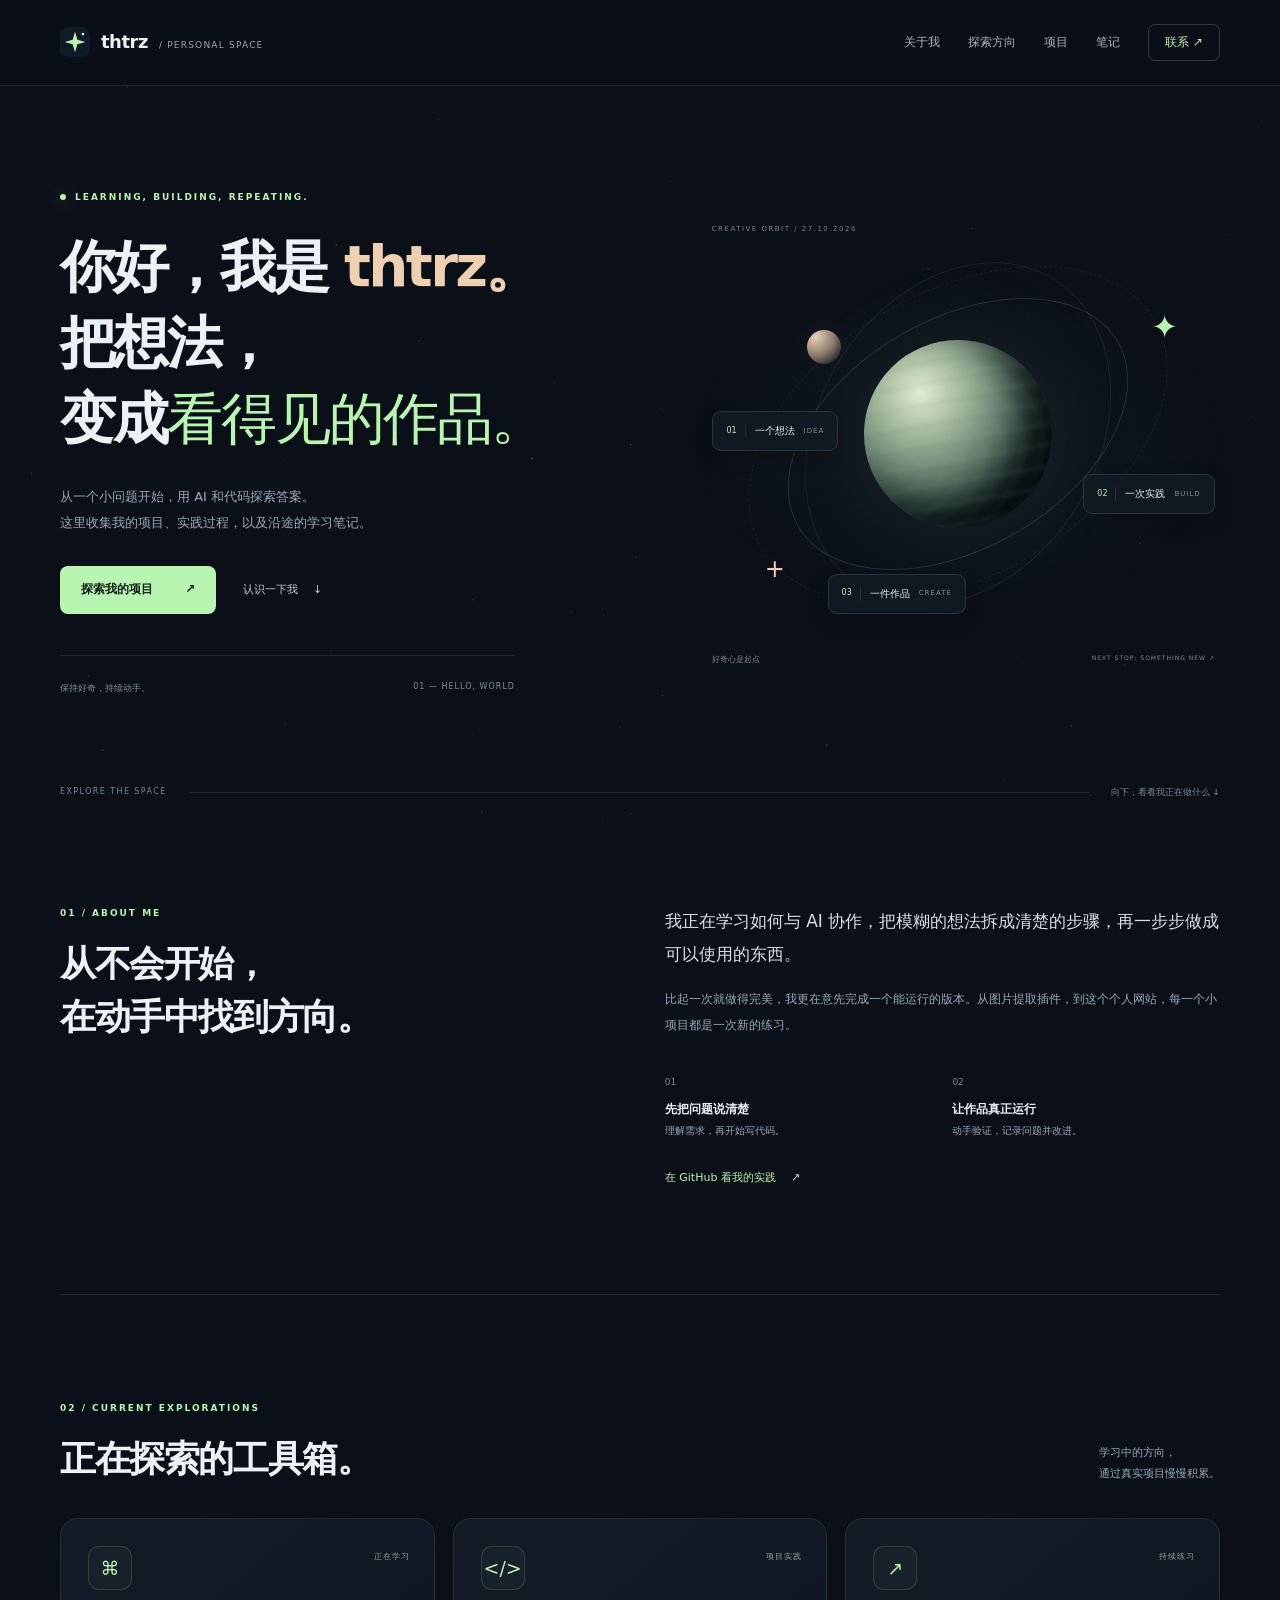
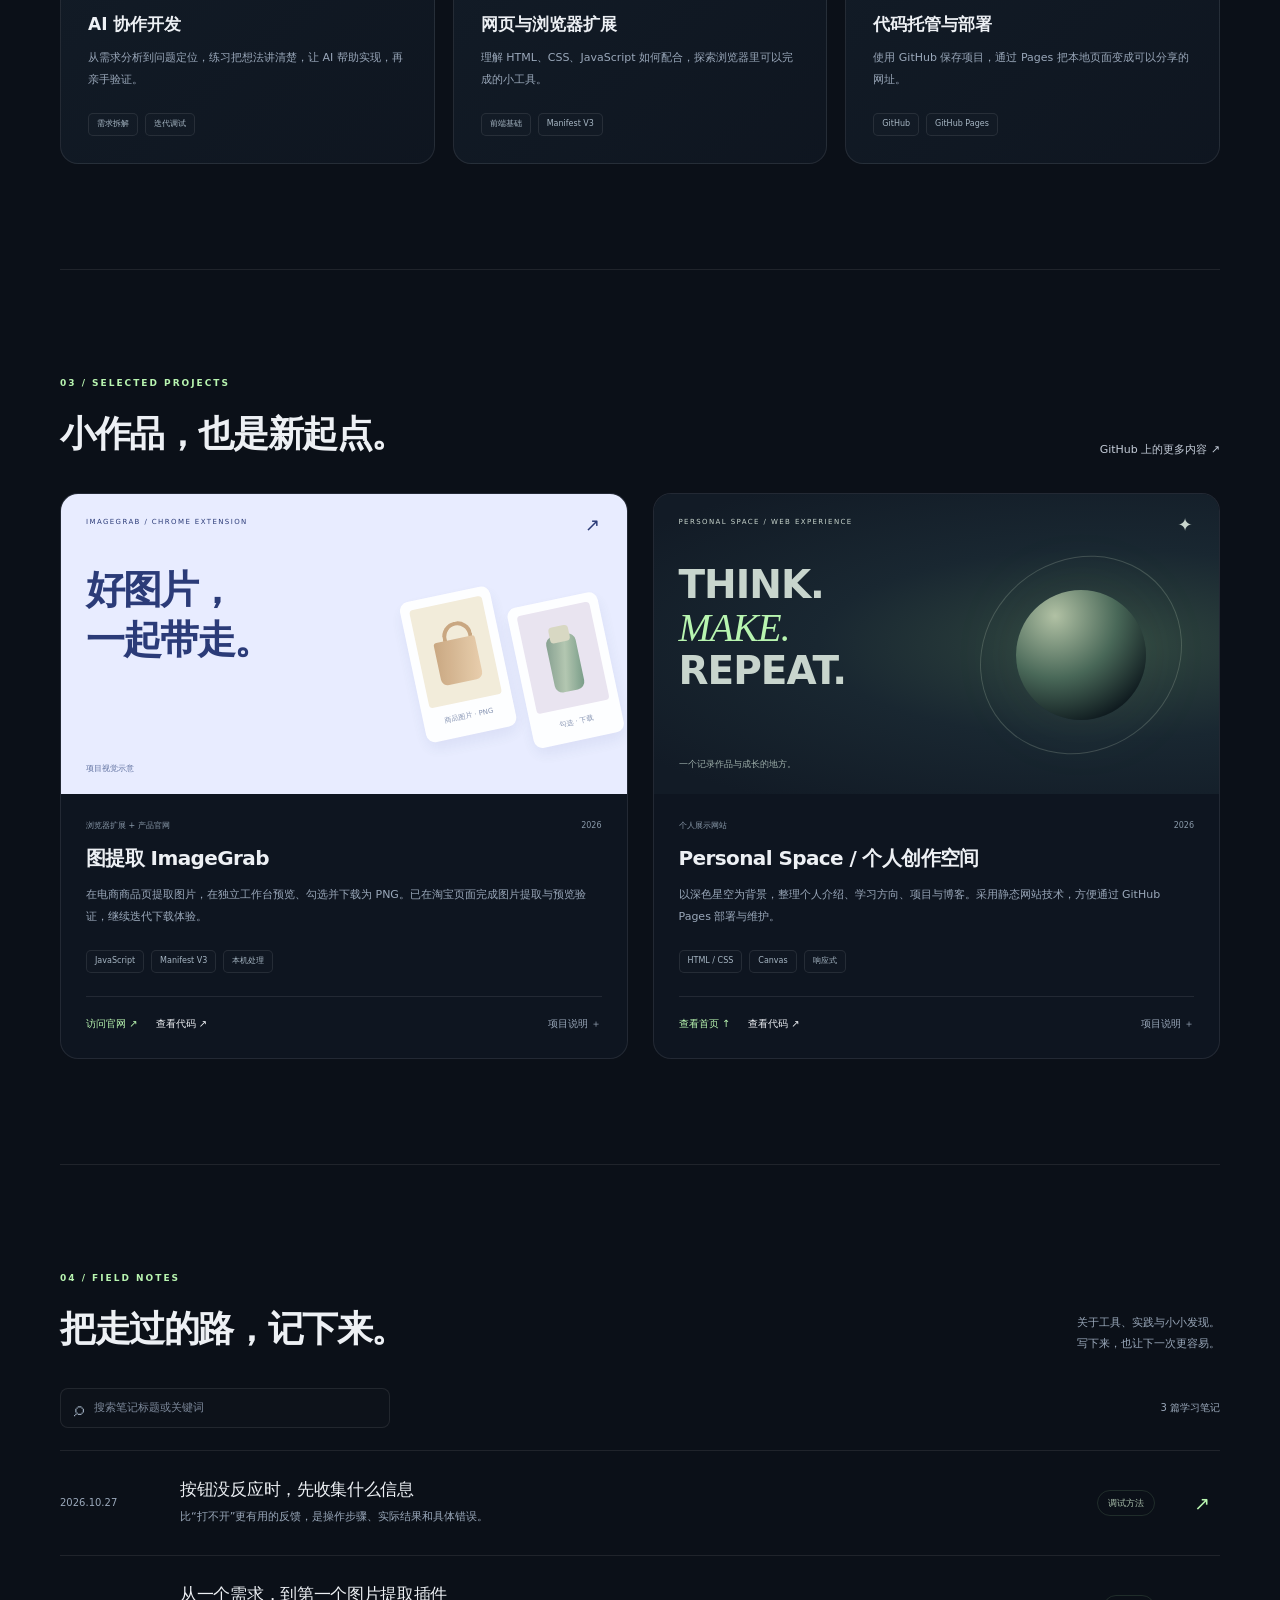
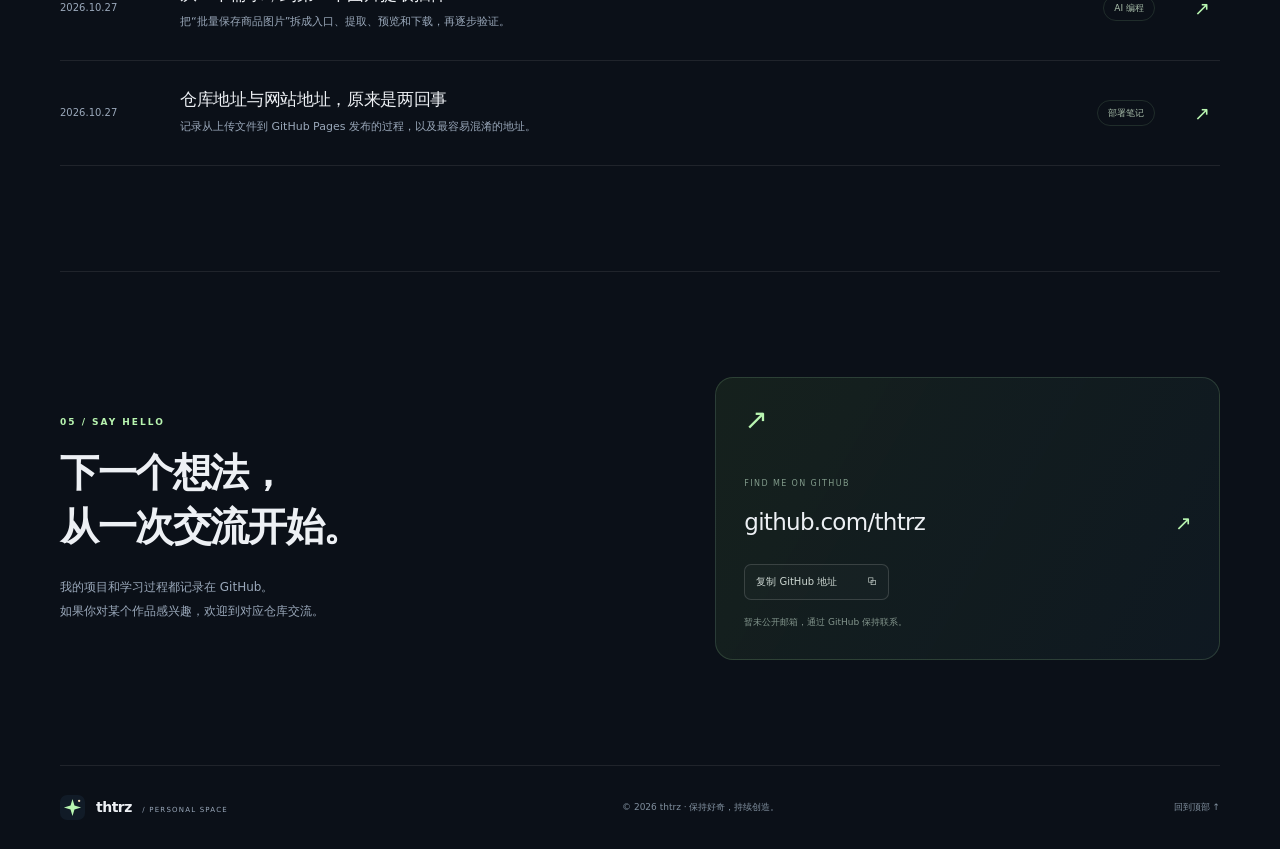
<file: index.html>
<!doctype html>
<html lang="zh-CN"><head><meta charset="utf-8"><meta name="viewport" content="width=device-width,initial-scale=1"><meta name="description" content="thtrz 的个人创作空间：记录 AI 编程实践、网页作品和学习笔记。"><meta name="theme-color" content="#0b1018"><title>thtrz · 把想法，变成作品</title><link rel="icon" href="assets/favicon.svg"><link rel="stylesheet" href="assets/style.css"><script src="assets/posts.js" defer></script><script src="assets/app.js" defer></script></head>
<body><a class="skip" href="#main">跳到主要内容</a><canvas id="starfield" aria-hidden="true"></canvas><header class="header"><div class="shell nav"><a class="brand" href="#home"><img src="assets/favicon.svg" width="30" height="30" alt=""><strong>thtrz<span> / PERSONAL SPACE</span></strong></a><button id="menu" class="menu" type="button" aria-expanded="false" aria-controls="navigation" aria-label="展开导航"><span></span><span></span></button><nav id="navigation" aria-label="主导航"><a href="#about">关于我</a><a href="#skills">探索方向</a><a href="#projects">项目</a><a href="#journal">笔记</a><a href="#contact" class="nav-contact">联系 ↗</a></nav></div></header>
<main id="main"><section class="hero shell" id="home"><div class="hero-copy"><p class="kicker"><span class="live-dot"></span> LEARNING, BUILDING, REPEATING.</p><h1>你好，我是 <span>thtrz。</span><br>把想法，<br>变成<span class="serif">看得见的作品。</span></h1><p class="intro">从一个小问题开始，用 AI 和代码探索答案。<br>这里收集我的项目、实践过程，以及沿途的学习笔记。</p><div class="actions"><a class="button primary" href="#projects">探索我的项目 <span>↗</span></a><a class="text-link" href="#about">认识一下我 <span>↓</span></a></div><div class="hero-foot"><span>保持好奇，持续动手。</span><span>01 — HELLO, WORLD</span></div></div>
<div class="orbit-scene" aria-label="围绕创作星球运行的想法、代码与作品示意图" role="img"><div class="scene-coordinates">CREATIVE ORBIT / 27.10.2026</div><div class="orbit orbit-one"></div><div class="orbit orbit-two"></div><div class="orbit orbit-three"></div><div class="planet"><div class="planet-ridge"></div></div><div class="moon"></div><div class="small-star star-one">✦</div><div class="small-star star-two">+</div><div class="orbit-label label-one"><span class="label-index">01</span> 一个想法 <i>IDEA</i></div><div class="orbit-label label-two"><span class="label-index">02</span> 一次实践 <i>BUILD</i></div><div class="orbit-label label-three"><span class="label-index">03</span> 一件作品 <i>CREATE</i></div><div class="scene-bottom"><span>好奇心是起点</span><span class="coordinates">NEXT STOP: SOMETHING NEW ↗</span></div></div></section>
<div class="chapter-divider shell"><span>EXPLORE THE SPACE</span><i></i><span>向下，看看我正在做什么 ↓</span></div>
<section class="section shell about" id="about"><div class="section-title"><p class="kicker">01 / ABOUT ME</p><h2>从不会开始，<br>在动手中找到方向。</h2></div><div class="about-copy"><p class="large-copy">我正在学习如何与 AI 协作，把模糊的想法拆成清楚的步骤，再一步步做成可以使用的东西。</p><p>比起一次就做得完美，我更在意先完成一个能运行的版本。从图片提取插件，到这个个人网站，每一个小项目都是一次新的练习。</p><div class="principles"><div><span>01</span><h3>先把问题说清楚</h3><p>理解需求，再开始写代码。</p></div><div><span>02</span><h3>让作品真正运行</h3><p>动手验证，记录问题并改进。</p></div></div><a class="text-link inline-link" href="https://github.com/thtrz" target="_blank" rel="noopener noreferrer">在 GitHub 看我的实践 <span>↗</span></a></div></section>
<section class="section shell" id="skills"><div class="section-heading"><div><p class="kicker">02 / CURRENT EXPLORATIONS</p><h2>正在探索的工具箱。</h2></div><p>学习中的方向，<br>通过真实项目慢慢积累。</p></div><div class="skill-grid"><article class="skill-card"><span class="card-symbol">⌘</span><span class="state">正在学习</span><h3>AI 协作开发</h3><p>从需求分析到问题定位，练习把想法讲清楚，让 AI 帮助实现，再亲手验证。</p><div class="tags"><span>需求拆解</span><span>迭代调试</span></div></article><article class="skill-card"><span class="card-symbol">&lt;/&gt;</span><span class="state">项目实践</span><h3>网页与浏览器扩展</h3><p>理解 HTML、CSS、JavaScript 如何配合，探索浏览器里可以完成的小工具。</p><div class="tags"><span>前端基础</span><span>Manifest V3</span></div></article><article class="skill-card"><span class="card-symbol">↗</span><span class="state">持续练习</span><h3>代码托管与部署</h3><p>使用 GitHub 保存项目，通过 Pages 把本地页面变成可以分享的网址。</p><div class="tags"><span>GitHub</span><span>GitHub Pages</span></div></article></div></section>
<section class="section shell" id="projects"><div class="section-heading"><div><p class="kicker">03 / SELECTED PROJECTS</p><h2>小作品，也是新起点。</h2></div><a class="text-link" href="https://github.com/thtrz" target="_blank" rel="noopener noreferrer">GitHub 上的更多内容 ↗</a></div><div class="project-grid"><article class="project-card"><a class="project-art imagegrab-art" href="https://thtrz.github.io/imagegrab/" target="_blank" rel="noopener noreferrer" aria-label="访问 ImageGrab 官网"><div class="art-top"><span>IMAGEGRAB / CHROME EXTENSION</span><span>↗</span></div><div class="grab-title">好图片，<br>一起带走。</div><div class="image-stack"><div><i class="mini-object mini-bag"></i><span>商品图片 · PNG</span></div><div><i class="mini-object mini-bottle"></i><span>勾选 · 下载</span></div></div><span class="art-caption">项目视觉示意</span></a><div class="project-content"><div class="project-meta"><span>浏览器扩展 + 产品官网</span><span>2026</span></div><h3>图提取 ImageGrab</h3><p>在电商商品页提取图片，在独立工作台预览、勾选并下载为 PNG。已在淘宝页面完成图片提取与预览验证，继续迭代下载体验。</p><div class="tags"><span>JavaScript</span><span>Manifest V3</span><span>本机处理</span></div><div class="project-links"><a href="https://thtrz.github.io/imagegrab/" target="_blank" rel="noopener noreferrer">访问官网 ↗</a><a href="https://github.com/thtrz/imagegrab" target="_blank" rel="noopener noreferrer">查看代码 ↗</a><button type="button" data-project="imagegrab">项目说明 ＋</button></div></div></article><article class="project-card"><a class="project-art portfolio-art" href="#home" aria-label="返回个人网站首页"><div class="art-top"><span>PERSONAL SPACE / WEB EXPERIENCE</span><span>✦</span></div><div class="mini-orbit"></div><div class="portfolio-title">THINK.<br><em>MAKE.</em><br>REPEAT.</div><div class="portfolio-art-note">一个记录作品与成长的地方。</div></a><div class="project-content"><div class="project-meta"><span>个人展示网站</span><span>2026</span></div><h3>Personal Space / 个人创作空间</h3><p>以深色星空为背景，整理个人介绍、学习方向、项目与博客。采用静态网站技术，方便通过 GitHub Pages 部署与维护。</p><div class="tags"><span>HTML / CSS</span><span>Canvas</span><span>响应式</span></div><div class="project-links"><a href="#home">查看首页 ↑</a><a href="https://github.com/thtrz/tt" target="_blank" rel="noopener noreferrer">查看代码 ↗</a><button type="button" data-project="portfolio">项目说明 ＋</button></div></div></article></div></section>
<section class="section shell journal" id="journal"><div class="section-heading"><div><p class="kicker">04 / FIELD NOTES</p><h2>把走过的路，记下来。</h2></div><p>关于工具、实践与小小发现。<br>写下来，也让下一次更容易。</p></div><div class="journal-tools"><label class="search"><span aria-hidden="true">⌕</span><input id="post-search" type="search" placeholder="搜索笔记标题或关键词" aria-label="搜索学习笔记"></label><p id="post-count" aria-live="polite"></p></div><div id="post-list" class="post-list"></div><p id="no-posts" class="no-posts" hidden>没有匹配的笔记，换个关键词试试。</p><noscript>阅读笔记需要开启 JavaScript。也可以在 GitHub 仓库的 content/posts 中查看 Markdown 原文。</noscript></section>
<section class="section shell contact" id="contact"><div><p class="kicker">05 / SAY HELLO</p><h2>下一个想法，<br>从一次交流开始。</h2><p>我的项目和学习过程都记录在 GitHub。<br>如果你对某个作品感兴趣，欢迎到对应仓库交流。</p></div><div class="contact-card"><span class="contact-icon">↗</span><span class="muted">FIND ME ON GITHUB</span><a class="github-name" href="https://github.com/thtrz" target="_blank" rel="noopener noreferrer">github.com/thtrz <span>↗</span></a><button type="button" id="copy-github">复制 GitHub 地址 <span>⧉</span></button><p>暂未公开邮箱，通过 GitHub 保持联系。</p></div></section></main>
<footer class="footer shell"><a class="brand" href="#home"><img src="assets/favicon.svg" width="25" height="25" alt=""><strong>thtrz<span> / PERSONAL SPACE</span></strong></a><p>© 2026 thtrz · 保持好奇，持续创造。</p><a href="#home">回到顶部 ↑</a></footer>
<dialog id="reader" class="reader" aria-labelledby="reader-title"><div class="reader-top"><span id="reader-type">FIELD NOTES</span><button id="close-reader" type="button" aria-label="关闭阅读窗口">关闭 ×</button></div><div class="reader-layout"><aside id="reader-toc" aria-label="文章目录"></aside><article id="reader-article"></article></div></dialog><div id="toast" class="toast" role="status" aria-live="polite" hidden></div></body></html>
</file>
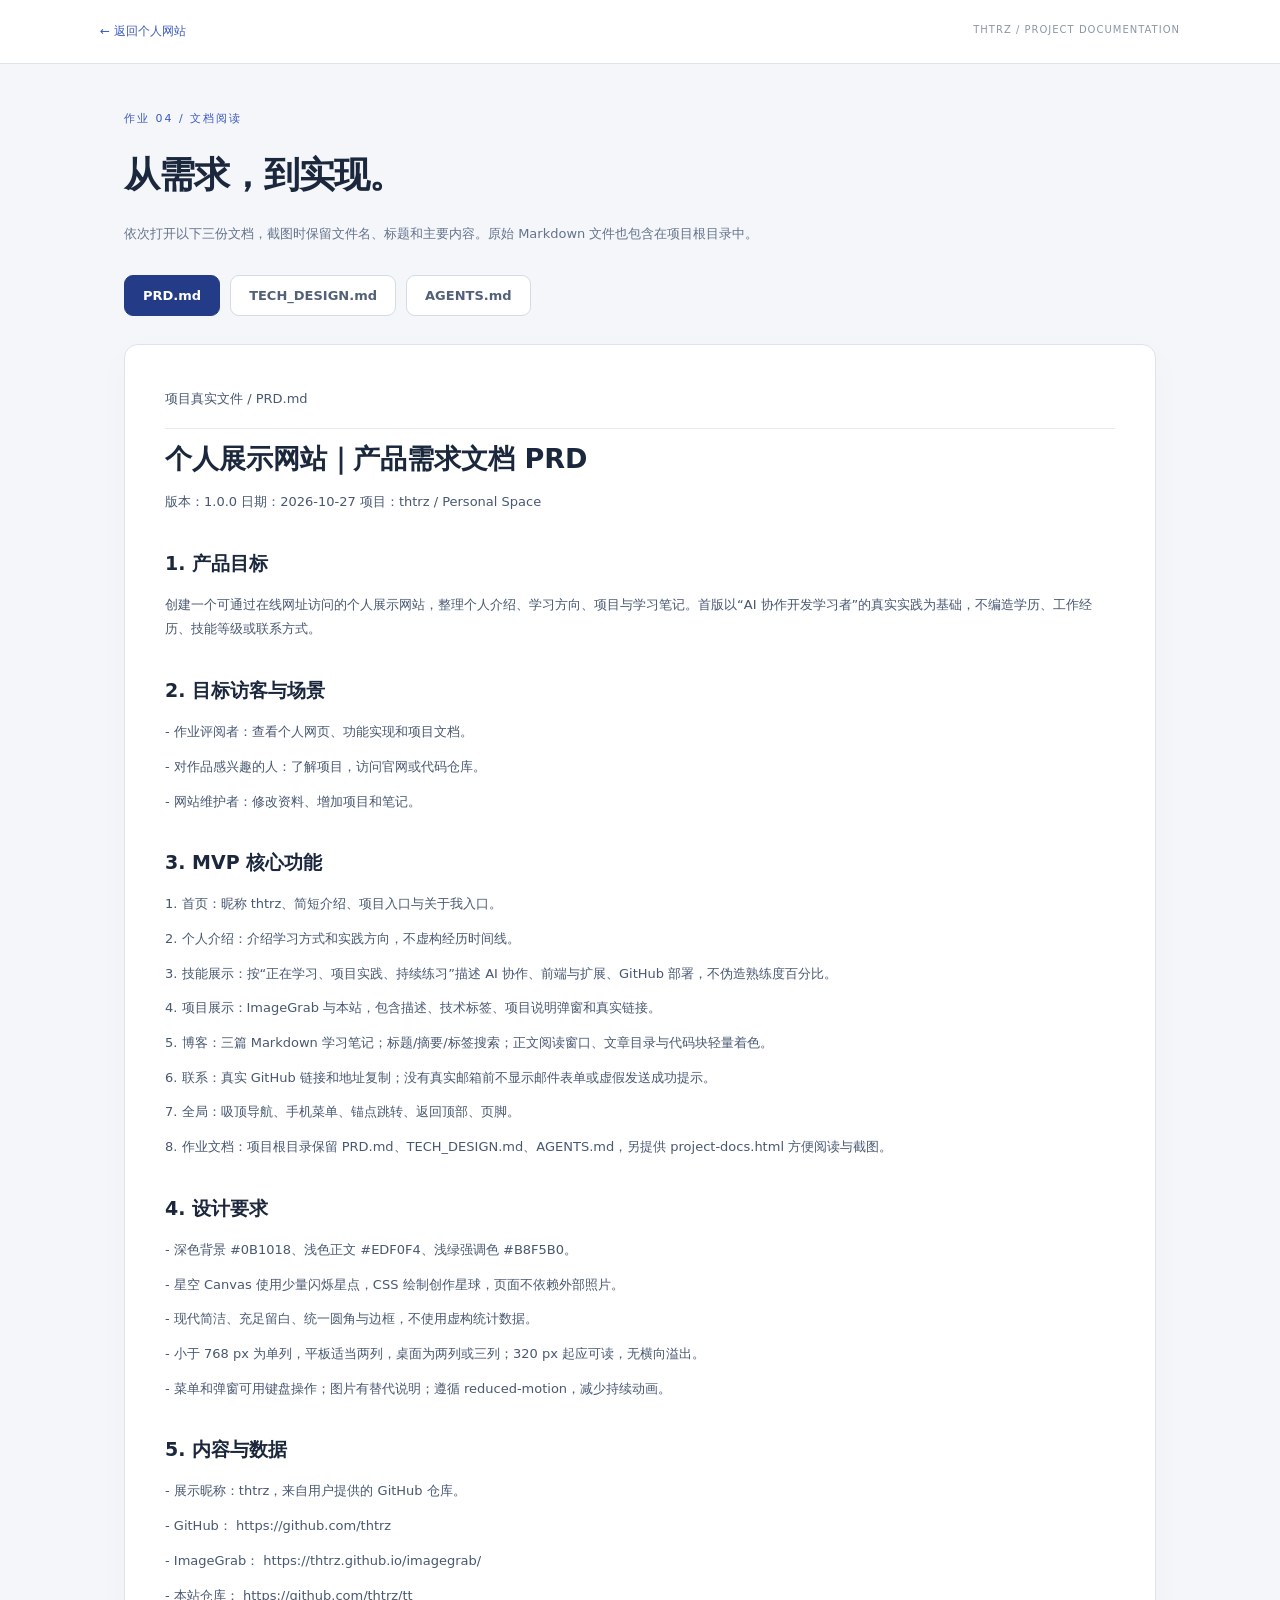
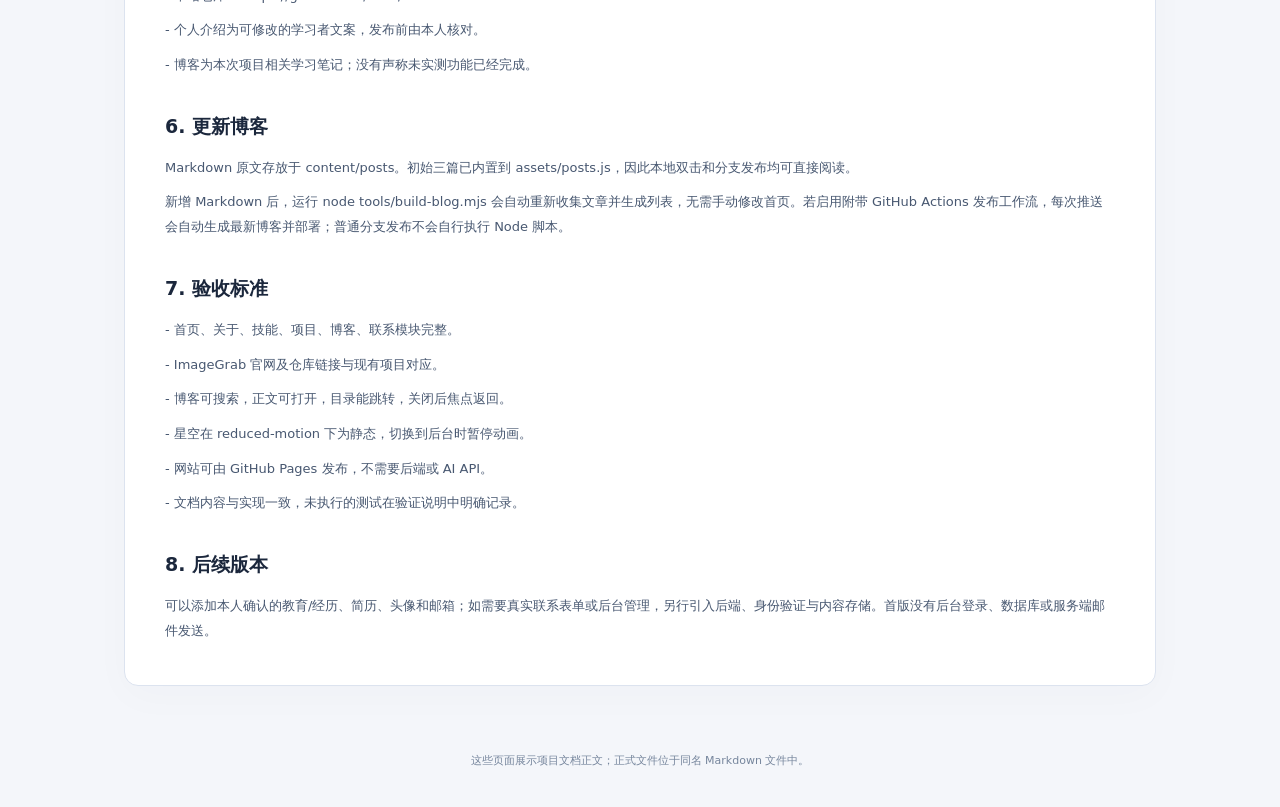
<file: project-docs.html>
<!doctype html><html lang="zh-CN"><head><meta charset="utf-8"><meta name="viewport" content="width=device-width,initial-scale=1"><title>项目文档 · thtrz Personal Space</title><link rel="icon" href="assets/favicon.svg"><link rel="stylesheet" href="assets/documents.css"><script src="assets/documents.js" defer></script></head><body><header><a href="index.html">← 返回个人网站</a><span>TH​TRZ / PROJECT DOCUMENTATION</span></header><main><p class="eyebrow">作业 04 / 文档阅读</p><h1>从需求，到实现。</h1><p class="intro">依次打开以下三份文档，截图时保留文件名、标题和主要内容。原始 Markdown 文件也包含在项目根目录中。</p><nav aria-label="选择文档"><button type="button" data-doc="0" aria-pressed="true">PRD.md</button><button type="button" data-doc="1" aria-pressed="false">TECH_DESIGN.md</button><button type="button" data-doc="2" aria-pressed="false">AGENTS.md</button></nav><section class="doc" id="doc-0"><p class="file-label">项目真实文件 / PRD.md</p><h2>个人展示网站｜产品需求文档 PRD</h2>
<p>版本：1.0.0  日期：2026-10-27  项目：thtrz / Personal Space</p>
<h3>1. 产品目标</h3>
<p>创建一个可通过在线网址访问的个人展示网站，整理个人介绍、学习方向、项目与学习笔记。首版以“AI 协作开发学习者”的真实实践为基础，不编造学历、工作经历、技能等级或联系方式。</p>
<h3>2. 目标访客与场景</h3>
<p>- 作业评阅者：查看个人网页、功能实现和项目文档。</p>
<p>- 对作品感兴趣的人：了解项目，访问官网或代码仓库。</p>
<p>- 网站维护者：修改资料、增加项目和笔记。</p>
<h3>3. MVP 核心功能</h3>
<p>1. 首页：昵称 thtrz、简短介绍、项目入口与关于我入口。</p>
<p>2. 个人介绍：介绍学习方式和实践方向，不虚构经历时间线。</p>
<p>3. 技能展示：按“正在学习、项目实践、持续练习”描述 AI 协作、前端与扩展、GitHub 部署，不伪造熟练度百分比。</p>
<p>4. 项目展示：ImageGrab 与本站，包含描述、技术标签、项目说明弹窗和真实链接。</p>
<p>5. 博客：三篇 Markdown 学习笔记；标题/摘要/标签搜索；正文阅读窗口、文章目录与代码块轻量着色。</p>
<p>6. 联系：真实 GitHub 链接和地址复制；没有真实邮箱前不显示邮件表单或虚假发送成功提示。</p>
<p>7. 全局：吸顶导航、手机菜单、锚点跳转、返回顶部、页脚。</p>
<p>8. 作业文档：项目根目录保留 PRD.md、TECH_DESIGN.md、AGENTS.md，另提供 project-docs.html 方便阅读与截图。</p>
<h3>4. 设计要求</h3>
<p>- 深色背景 #0B1018、浅色正文 #EDF0F4、浅绿强调色 #B8F5B0。</p>
<p>- 星空 Canvas 使用少量闪烁星点，CSS 绘制创作星球，页面不依赖外部照片。</p>
<p>- 现代简洁、充足留白、统一圆角与边框，不使用虚构统计数据。</p>
<p>- 小于 768 px 为单列，平板适当两列，桌面为两列或三列；320 px 起应可读，无横向溢出。</p>
<p>- 菜单和弹窗可用键盘操作；图片有替代说明；遵循 reduced-motion，减少持续动画。</p>
<h3>5. 内容与数据</h3>
<p>- 展示昵称：thtrz，来自用户提供的 GitHub 仓库。</p>
<p>- GitHub： https://github.com/thtrz</p>
<p>- ImageGrab： https://thtrz.github.io/imagegrab/</p>
<p>- 本站仓库： https://github.com/thtrz/tt</p>
<p>- 个人介绍为可修改的学习者文案，发布前由本人核对。</p>
<p>- 博客为本次项目相关学习笔记；没有声称未实测功能已经完成。</p>
<h3>6. 更新博客</h3>
<p>Markdown 原文存放于 content/posts。初始三篇已内置到 assets/posts.js，因此本地双击和分支发布均可直接阅读。</p>
<p>新增 Markdown 后，运行 node tools/build-blog.mjs 会自动重新收集文章并生成列表，无需手动修改首页。若启用附带 GitHub Actions 发布工作流，每次推送会自动生成最新博客并部署；普通分支发布不会自行执行 Node 脚本。</p>
<h3>7. 验收标准</h3>
<p>- 首页、关于、技能、项目、博客、联系模块完整。</p>
<p>- ImageGrab 官网及仓库链接与现有项目对应。</p>
<p>- 博客可搜索，正文可打开，目录能跳转，关闭后焦点返回。</p>
<p>- 星空在 reduced-motion 下为静态，切换到后台时暂停动画。</p>
<p>- 网站可由 GitHub Pages 发布，不需要后端或 AI API。</p>
<p>- 文档内容与实现一致，未执行的测试在验证说明中明确记录。</p>
<h3>8. 后续版本</h3>
<p>可以添加本人确认的教育/经历、简历、头像和邮箱；如需要真实联系表单或后台管理，另行引入后端、身份验证与内容存储。首版没有后台登录、数据库或服务端邮件发送。</p></section>
<section class="doc" id="doc-1" hidden><p class="file-label">项目真实文件 / TECH_DESIGN.md</p><h2>个人展示网站｜技术设计文档</h2>
<p>版本：1.0.0  日期：2026-10-27</p>
<h3>1. 技术选型</h3>
<p>- 前端：HTML5 + CSS3 + 原生 JavaScript。</p>
<p>- 背景：Canvas 2D 少量星点；主要星球与项目示意图使用 CSS/SVG。</p>
<p>- 数据：Markdown 文章源文件 + 生成的 assets/posts.js，不存私人数据。</p>
<p>- 后端与数据库：首版不需要。</p>
<p>- 部署：GitHub Pages；普通分支发布可以直接使用，自动博客发布可以改用附带 Actions 工作流。</p>
<p>选择纯静态实现是为了延续用户已经完成的 GitHub 网页上传流程。教程中的 React / TypeScript 是示例技术方案；当前需求不依赖组件框架，不需要用户安装依赖或购买 AI 额度。</p>
<h3>2. 目录结构</h3>
<pre><code>
PersonalSite/

  index.html              公开首页

  project-docs.html       文档阅读与截图页

  PRD.md                  产品需求

  TECH_DESIGN.md          技术设计

  AGENTS.md               AI 项目开发约定

  assets/

    style.css             响应式样式

    app.js                星空、菜单、项目、博客与复制

    posts.js              预生成的文章列表与正文

    favicon.svg           本地图标

  content/posts/*.md      博客原文

  tools/build-blog.mjs    零依赖文章构建脚本

  automation/pages.yml（启用时复制为 .github/workflows/pages.yml）  可选自动构建与发布

  README-先看这里.md       上传、部署与截图说明

</code></pre>
<h3>3. 数据模型</h3>
<p>Post：id、title、date（YYYY-MM-DD）、summary、tags（字符串数组）、body（Markdown）。</p>
<p>文章文件顶部使用一段 JSON 作为元信息，两端由 --- 分隔。构建脚本读取 content/posts 的全部 .md 文件，校验字段、按日期排序后写入 assets/posts.js。初始文章已预生成，file:// 下也能运行。</p>
<p>个人资料和项目卡片直接维护于 index.html，项目详细说明位于 app.js 的 projectNotes。无需编辑数据库。</p>
<h3>4. 页面交互</h3>
<p>- 导航通过锚点跳转；IntersectionObserver 更新当前区块状态。</p>
<p>- 菜单以 aria-expanded 维护展开状态，点击链接或 Escape 可收起。</p>
<p>- 博客列表以标题、摘要、标签筛选，不发起网络搜索请求。</p>
<p>- 原生 dialog 提供阅读与项目详情；关闭时恢复原焦点。</p>
<p>- Markdown 支持标题、段落、无序/有序列表、引用、粗体、行内代码、围栏代码块和 HTTP/HTTPS 链接。不实现完整 CommonMark 规范。</p>
<p>- 使用 DOM textContent / 文本节点渲染文章，不执行原始 HTML。正文不支持任意嵌入脚本。</p>
<p>- 代码块仅轻量着色，不等同于完整语法解析器。</p>
<h3>5. 性能与可访问性</h3>
<p>- 桌面 76 个星点，手机 38 个，设备像素比上限 1.5。</p>
<p>- 约 22 帧/秒更新星空绘制；不对手机实际帧率作未经测试的承诺。</p>
<p>- document.hidden 时暂停动画；reduced-motion 下仅绘制静态星空。</p>
<p>- 正文最大宽度 1160 px，手机单列；无外部图片、字体 CDN 或前端包下载。</p>
<p>- 保留键盘焦点边框、跳到主要内容入口、搜索名称与弹窗关闭按钮。</p>
<h3>6. 部署方案</h3>
<p>方案 A：Settings → Pages → Deploy from a branch → main → / (root) → Save。适合本次上传后直接交作业。页面入口在根目录，不能选 /docs。</p>
<p>方案 B：上传隐藏的 automation/pages.yml（启用时复制为 .github/workflows/pages.yml），并把 Pages 的 Source 改为 GitHub Actions。工作流调用 Node 构建文章，将允许列表内的公开页面与资源上传为站点，再部署。新增或修改 Markdown 后自动触发。该方案不执行 npm install，无第三方应用依赖。</p>
<p>预计站点为 https://thtrz.github.io/tt/，以 Pages 实际提供并且访问成功的网址为准。</p>
<h3>7. 安全与边界</h3>
<p>- 不存账号密码、不调用 AI API、不采集统计或登录信息。</p>
<p>- 未提供真实邮箱，不设置会误导用户的联系表单。</p>
<p>- 外链使用 noopener noreferrer。</p>
<p>- 项目原始 .md 文件用于公开作业，不包含凭据或私人资料。</p>
<p>- 个人简介在发布前由用户核对；修改时同步更新 PRD。</p>
<p>- 项目示意图标注为示意，不充当真实功能测试截图。</p></section>
<section class="doc" id="doc-2" hidden><p class="file-label">项目真实文件 / AGENTS.md</p><h2>AGENTS.md</h2>
<h3>项目概述</h3>
<p>这是 thtrz 的个人展示网站，包含介绍、学习方向、项目和博客，用于 GitHub Pages 发布与课程作业。</p>
<h3>运行方式</h3>
<p>- 直接在浏览器打开 index.html 可预览初始站点。</p>
<p>- 博客原文在 content/posts，已有 posts.js 离线数据。</p>
<p>- 修改文章后，如有 Node.js，运行 node tools/build-blog.mjs 更新文章列表。</p>
<p>- GitHub Pages 普通发布使用 main 和 / (root)。可选 Actions 自动构建与部署方式见 README。</p>
<h3>开发约定</h3>
<p>- 使用原生 HTML、CSS、JavaScript，无前端框架和重型 UI 库。</p>
<p>- 资源路径使用相对路径，兼容 /tt/ 项目子路径和 file:// 本地打开。</p>
<p>- 主要样式变量统一维护在 assets/style.css 的 :root。</p>
<p>- 保持中文文案，功能必须有可见结果和错误反馈。</p>
<p>- 不编造作者的真实姓名、学历、经历、熟练度、联系方式或项目实测结果。</p>
<p>- 只有提供真实后端之后，才能增加带“已发送”结果的联系表单。</p>
<p>- Markdown 只按文本节点渲染，不注入不可信 HTML。</p>
<p>- 无关修改不要改变 ImageGrab 项目的原始代码和部署。</p>
<h3>验证要求</h3>
<p>- 检查 JavaScript 语法、页面资源和锚点链接。</p>
<p>- 修改博客解析时，用围栏代码、标题、列表和恶意 HTML 样例检查文本处理。</p>
<p>- 有浏览器工具时检查 320/375/768/1440 px 布局、菜单、搜索、阅读窗口、复制和星空降级。</p>
<p>- 修改博客后检查构建出的条目数、排序与文章内容。</p>
<p>- 无法执行的浏览器实测必须在验证说明中写明，不得用“已通过”代替。</p>
<h3>维护文档</h3>
<p>涉及功能范围或部署方式变化时，同步修改 PRD.md、TECH_DESIGN.md 和 README。project-docs.html 是由原始文档生成的截图阅读页，内容变化后需要同步更新。</p></section></main><footer>这些页面展示项目文档正文；正式文件位于同名 Markdown 文件中。</footer></body></html>
</file>
<file: assets/style.css>
/* 主色、尺寸与圆角集中管理。布局以移动端可读性为基础。 */
:root{color-scheme:dark;--bg:#0b1018;--surface:#101722;--surface-2:#141e2a;--ink:#edf0f4;--muted:#9aa8ba;--accent:#b8f5b0;--warm:#ecd0b1;--line:#ffffff16;--radius:18px;--small:10px;--space:24px;--section:105px;--width:1160px;--font:system-ui,-apple-system,"PingFang SC","Microsoft YaHei",sans-serif}*{box-sizing:border-box}html{scroll-behavior:smooth;scroll-padding-top:100px}body{margin:0;background:var(--bg);color:var(--ink);font:14px/1.8 var(--font);overflow-wrap:anywhere}body:has(dialog[open]){overflow:hidden}a{color:inherit;text-decoration:none}button,input{font:inherit}button{cursor:pointer}img{display:block;max-width:100%}h1,h2,h3,p{margin:0}h1,h2,h3{line-height:1.3}button:focus-visible,a:focus-visible,input:focus-visible,summary:focus-visible{outline:2px solid var(--accent);outline-offset:5px}button:disabled{opacity:.6;cursor:wait}.shell{width:min(var(--width),calc(100% - 56px));margin-inline:auto}.skip{position:fixed;top:-100px;left:12px;z-index:110;background:var(--accent);color:var(--bg);padding:12px}.skip:focus{top:8px}#starfield{position:fixed;inset:0;z-index:0;pointer-events:none;width:100%;height:100%;opacity:.8}main,.footer{position:relative;z-index:1}.header{position:sticky;top:0;z-index:30;backdrop-filter:blur(18px);background:#0b1018dd;border-bottom:1px solid var(--line)}.nav{height:85px;display:flex;align-items:center;justify-content:space-between;gap:20px}.brand{display:inline-flex;align-items:center;gap:11px;white-space:nowrap}.brand strong{font-size:18px;font-weight:650;letter-spacing:-.5px}.brand strong span{font-size:9px;font-weight:500;letter-spacing:1.2px;margin-left:7px;color:var(--muted)}nav{display:flex;gap:28px;align-items:center}nav a{color:#a9b3c3;font-size:12px;transition:color .2s}nav a:hover,nav a.active{color:var(--accent)}nav .nav-contact{border:1px solid #ffffff2b;padding:7px 16px;border-radius:7px;color:var(--ink)}.menu{display:none}.hero{display:grid;grid-template-columns:1.15fr 1fr;align-items:center;gap:35px;min-height:698px;padding-top:65px;padding-bottom:50px}.kicker{color:var(--accent);font-size:9px;font-weight:650;letter-spacing:2px;display:flex;align-items:center;gap:9px}.live-dot{width:6px;height:6px;border-radius:50%;background:var(--accent);box-shadow:0 0 15px #b8f5b06b}.hero h1{font-size:clamp(35px,4.4vw,57px);font-weight:650;line-height:1.35;letter-spacing:-2.6px;margin-top:24px}.hero h1>span:first-child{color:var(--warm)}.serif{font-family:Georgia,"Songti SC","SimSun",serif;font-weight:450;color:var(--accent);letter-spacing:-2px}.intro{color:var(--muted);font-size:13px;line-height:2;margin-top:27px}.actions{display:flex;align-items:center;gap:27px;margin-top:30px}.button{display:inline-flex;align-items:center;justify-content:space-between;gap:32px;border-radius:8px;padding:13px 21px;font-weight:650;font-size:12px;min-height:46px;transition:transform .2s,box-shadow .2s}.button:hover{transform:translateY(-3px);box-shadow:0 10px 25px #9ad3931c}.primary{background:var(--accent);color:#112018}.text-link{font-size:11px;color:#c4ccd8;display:inline-flex;gap:15px;align-items:center}.text-link:hover{color:var(--accent)}.hero-foot{display:flex;gap:20px;justify-content:space-between;max-width:455px;padding-top:24px;margin-top:41px;border-top:1px solid var(--line);font-size:9px;color:#7f8b9e}.hero-foot span:last-child{font-size:8px;letter-spacing:1px}.orbit-scene{height:450px;position:relative;isolation:isolate;min-width:0}.orbit-scene::before{content:"";position:absolute;inset:40px -15px;background:radial-gradient(ellipse,#47786217,transparent 68%);z-index:-1}.scene-coordinates{position:absolute;top:5px;left:15px;letter-spacing:1.5px;color:#738395;font-size:7px}.orbit{position:absolute;left:50%;top:48%;border:1px solid #bfd4c825;transform:translate(-50%,-50%) rotate(-30deg);border-radius:50%;pointer-events:none}.orbit-one{width:370px;height:230px}.orbit-two{width:455px;height:285px;border-style:dashed;border-color:#c5c8d314;transform:translate(-50%,-50%) rotate(-30deg)}.orbit-three{width:280px;height:365px;transform:translate(-50%,-50%) rotate(32deg);border-color:#bfd4c815}.planet{position:absolute;left:50%;top:48%;width:188px;aspect-ratio:1;transform:translate(-50%,-50%);border-radius:50%;background:radial-gradient(circle at 30% 28%,#e3edd2 0,#adc1a5 19%,#647d6d 45%,#253c36 68%,#0c1719 84%);box-shadow:inset -25px -18px 35px #01070bd9,inset 5px 5px 16px #c4e5bc33,0 0 90px #81bca71b;overflow:hidden}.planet::after{content:"";position:absolute;inset:-40%;background:repeating-linear-gradient(18deg,transparent 0px,transparent 13px,#0b28231c 16px,#e2e4c31a 17px,transparent 21px);transform:rotate(-28deg);filter:blur(2px)}.planet-ridge{position:absolute;inset:-10%;border-radius:50%;opacity:.4;background:repeating-radial-gradient(ellipse at 15% 55%,transparent 0 9px,#bac7b044 12px,transparent 14px 21px);transform:rotate(-25deg);filter:blur(3px)}.moon{position:absolute;width:34px;height:34px;left:21%;top:25%;border-radius:50%;background:radial-gradient(circle at 25% 20%,#e7d1b9,#8c7a6b 50%,#1e242b 85%);box-shadow:0 0 25px #dac5b311}.small-star{position:absolute;color:var(--accent)}.star-one{font-size:32px;right:8%;top:18%;font-weight:200}.star-two{left:13%;bottom:17%;font-size:24px;color:var(--warm)}.orbit-label{position:absolute;border:1px solid #ffffff1d;backdrop-filter:blur(10px);background:#121c24d9;border-radius:9px;display:flex;align-items:center;gap:9px;padding:10px 13px;box-shadow:0 6px 20px #0002;font-size:10px;white-space:nowrap}.label-index{color:var(--accent);font-size:8px;border-right:1px solid var(--line);padding-right:8px}.orbit-label i{font-style:normal;letter-spacing:1px;font-size:7px;color:#809184}.label-one{left:3%;top:43%}.label-two{right:1%;top:57%}.label-three{left:25%;bottom:12%}.scene-bottom{position:absolute;bottom:0;left:15px;right:5px;display:flex;justify-content:space-between;color:#7d8a99;font-size:8px}.coordinates{font-size:6px;letter-spacing:1px}.chapter-divider{display:flex;align-items:center;gap:22px;font-size:8px;color:#788598;letter-spacing:1.4px}.chapter-divider>i{height:1px;flex:1;background:var(--line)}.chapter-divider>span:last-child{letter-spacing:0;font-size:9px}.section{padding-block:var(--section);border-bottom:1px solid var(--line);scroll-margin-top:0}h2{font-size:clamp(25px,3vw,36px);letter-spacing:-1.4px;line-height:1.45}.section-title .kicker,.section-heading .kicker{margin-bottom:17px}.about{display:grid;grid-template-columns:1fr 1.1fr;gap:100px}.about-copy>p{color:var(--muted);font-size:12px;line-height:2.1}.about-copy>.large-copy{font-size:17px;color:#d9e0e8;line-height:1.95;margin-bottom:16px}.principles{display:grid;grid-template-columns:1fr 1fr;gap:20px;margin-top:30px}.principles>div>span{color:#839287;font-size:9px}.principles h3{font-size:12px;margin:9px 0 4px}.principles p{font-size:10px;color:var(--muted)}.inline-link{margin-top:28px;color:var(--accent)}.section-heading{display:flex;align-items:end;justify-content:space-between;gap:25px;margin-bottom:33px}.section-heading>p{font-size:11px;color:var(--muted);line-height:1.9}.skill-grid{display:grid;grid-template-columns:repeat(3,minmax(0,1fr));gap:18px}.skill-card{background:linear-gradient(140deg,#141e2ad9,#101722d9);border:1px solid var(--line);border-radius:var(--radius);padding:27px;position:relative;transition:transform .2s,border-color .2s}.skill-card:hover{transform:translateY(-4px);border-color:#b8f5b04d}.card-symbol{display:flex;width:44px;height:44px;align-items:center;justify-content:center;border:1px solid #b8f5b026;background:#b8f5b008;border-radius:11px;color:var(--accent);font-size:19px}.skill-card .state{position:absolute;right:24px;top:31px;font-size:8px;letter-spacing:1px;color:#94a697}.skill-card h3{font-size:17px;margin:23px 0 12px}.skill-card p{font-size:11px;color:var(--muted);line-height:2}.tags{display:flex;gap:7px;flex-wrap:wrap;margin-top:22px}.tags>span{font-size:8px;border:1px solid #ffffff16;border-radius:5px;padding:3px 8px;color:#a7b7c4;background:#ffffff03}.project-grid{display:grid;grid-template-columns:repeat(2,minmax(0,1fr));gap:25px}.project-card{border:1px solid var(--line);border-radius:var(--radius);overflow:hidden;background:#101722db;min-width:0}.project-art{height:300px;display:block;position:relative;overflow:hidden;padding:22px 25px;isolation:isolate}.art-top{display:flex;justify-content:space-between;font-size:7px;letter-spacing:1.4px;position:relative;z-index:2}.art-top>span:last-child{font-size:18px;line-height:1}.imagegrab-art{background:#e8ecff;color:#2b3b78}.grab-title{font-size:39px;line-height:1.28;font-weight:750;letter-spacing:-2px;margin-top:31px;position:relative;z-index:2}.image-stack{position:absolute;right:20px;top:88px;display:flex;gap:12px;transform:rotate(-12deg);opacity:.95}.image-stack>div{background:white;padding:9px;display:flex;flex-direction:column;align-items:center;box-shadow:0 7px 15px #30498c15;border-radius:9px;width:92px;height:143px;gap:9px}.image-stack>div:last-child{transform:translateY(28px)}.image-stack>div>span{font-size:7px;white-space:nowrap;color:#8090af}.mini-object{height:100px;width:74px;display:block;position:relative;background:#f3ecd9;border-radius:4px}.mini-bag::after{content:"";position:absolute;left:17px;top:37px;width:42px;height:44px;background:linear-gradient(100deg,#c8a47b,#e9ceaa);border-radius:3px 3px 7px 7px}.mini-bag::before{content:"";position:absolute;left:27px;top:20px;width:22px;height:28px;border:4px solid #c8a47b;border-bottom:none;border-radius:20px 20px 0 0}.mini-bottle{background:#eae4f0}.mini-bottle::after{content:"";position:absolute;left:23px;top:27px;width:30px;height:57px;border-radius:8px;background:linear-gradient(100deg,#809b8a,#b1c5ad,#709680)}.mini-bottle::before{content:"";position:absolute;left:28px;top:18px;width:20px;height:16px;border-radius:4px;background:#d8d7c0;z-index:1}.art-caption{position:absolute;bottom:18px;left:25px;font-size:8px;color:#6273a1}.portfolio-art{background:radial-gradient(ellipse at 80% 50%,#30463f,#192731 45%,#121b26 90%);color:#c8d5cd}.portfolio-title{font-size:39px;line-height:1.1;letter-spacing:-1px;font-weight:700;position:relative;z-index:2;margin-top:30px}.portfolio-title em{color:var(--accent);font-weight:400;font-family:Georgia,serif}.mini-orbit{position:absolute;right:13%;top:32%;width:130px;height:130px;border-radius:50%;background:radial-gradient(circle at 30% 20%,#b1c1a4,#496858 45%,#101c20 80%);box-shadow:0 0 80px #b8f5b015}.mini-orbit::after{content:"";position:absolute;inset:-30px -40px;border:1px solid #d5e4cb33;border-radius:50%;transform:rotate(-40deg)}.portfolio-art-note{position:absolute;bottom:22px;left:25px;font-size:9px;color:#9baca8}.project-content{padding:25px}.project-meta{display:flex;align-items:center;justify-content:space-between;font-size:8px;color:#8a9aaa;margin-bottom:12px}.project-content h3{font-size:20px;letter-spacing:-.6px}.project-content>p{font-size:11px;line-height:2;color:var(--muted);margin-top:13px}.project-links{display:flex;flex-wrap:wrap;gap:18px;border-top:1px solid var(--line);padding-top:18px;margin-top:23px;font-size:10px}.project-links>a:first-child{color:var(--accent)}.project-links a:hover{text-decoration:underline}.project-links button{font-size:10px;color:var(--muted);padding:0;border:0;background:none;margin-left:auto}.journal-tools{display:flex;align-items:center;justify-content:space-between;gap:16px;margin:10px 0 22px}.search{display:flex;align-items:center;gap:8px;padding:8px 13px;border:1px solid var(--line);border-radius:8px;background:#ffffff03;width:330px;max-width:100%;color:var(--muted)}.search>span{font-size:20px;line-height:1}.search input{border:0;outline:none;background:none;color:var(--ink);font-size:11px;min-width:0;width:100%}.search input::placeholder{color:#7e8a9c}.search:focus-within{border-color:var(--accent)}#post-count{font-size:10px;color:var(--muted)}.post-row{display:grid;grid-template-columns:100px 1fr 130px 35px;align-items:center;gap:20px;text-align:left;border:0;border-top:1px solid var(--line);background:none;color:var(--ink);padding:27px 10px 27px 0;width:100%;transition:background .2s}.post-row:last-child{border-bottom:1px solid var(--line)}.post-row:hover{background:#b8f5b004}.post-row time{font-size:10px;color:var(--muted);font-variant-numeric:tabular-nums}.post-row h3{font-size:17px;font-weight:550;letter-spacing:-.3px}.post-row p{font-size:11px;color:var(--muted);margin-top:7px;line-height:1.9}.post-row .post-tag{font-size:9px;color:#a7bca9;border:1px solid #b8f5b020;border-radius:20px;padding:4px 10px;justify-self:end}.post-row .post-arrow{font-size:19px;color:var(--accent);justify-self:end}.no-posts{padding:35px;text-align:center;color:var(--muted);font-size:12px;border:1px dashed var(--line);border-radius:10px}.contact{display:grid;grid-template-columns:1.1fr 1fr;align-items:center;gap:100px;border-bottom:none}.contact .kicker{margin-bottom:16px}.contact h2{font-size:39px;line-height:1.4}.contact>div>p:not(.kicker){color:var(--muted);font-size:12px;line-height:2;margin-top:20px}.contact-card{position:relative;padding:28px;border:1px solid #b8f5b028;border-radius:var(--radius);background:linear-gradient(120deg,#18251fcc,#101a23dd)}.contact-icon{display:block;font-size:28px;color:var(--accent);line-height:1;margin-bottom:35px}.muted{font-size:8px;letter-spacing:1.4px;color:#829c8b}.github-name{display:flex;justify-content:space-between;align-items:center;font-size:23px;letter-spacing:-.7px;margin-top:8px;gap:10px}.github-name>span{color:var(--accent);font-size:20px}.contact-card>button{border:1px solid #ffffff26;background:#ffffff05;color:#ccd6d1;border-radius:7px;padding:8px 11px;font-size:10px;margin-top:20px;display:flex;gap:30px}.contact-card>button:hover{border-color:var(--accent)}.contact-card>p{font-size:9px!important;color:#83958d!important;margin-top:13px!important}.footer{border-top:1px solid var(--line);padding-block:29px;display:flex;justify-content:space-between;align-items:center;gap:20px}.footer .brand strong{font-size:14px}.footer .brand strong span{font-size:7px}.footer>p,.footer>a:last-child{font-size:9px;color:#81909f}.reader{color:var(--ink);width:min(1000px,calc(100vw - 32px));max-height:90vh;padding:0;border:1px solid #475653;border-radius:16px;background:#101821;box-shadow:0 30px 100px #0009}.reader::backdrop{background:#03080de6;backdrop-filter:blur(7px)}.reader-top{display:flex;align-items:center;justify-content:space-between;padding:18px 25px;border-bottom:1px solid var(--line);position:sticky;top:0;background:#101821f5;z-index:5}.reader-top>span{font-size:9px;letter-spacing:1.5px;color:var(--accent)}.reader-top button{background:#ffffff08;border:1px solid #ffffff25;color:var(--ink);border-radius:7px;padding:7px 12px;font-size:11px}.reader-layout{display:grid;grid-template-columns:160px minmax(0,1fr);gap:32px;padding:32px}.reader-layout:has(aside[hidden]){grid-template-columns:1fr}.reader aside{font-size:11px;line-height:1.7;border-right:1px solid var(--line);padding-right:20px;align-self:start;position:sticky;top:90px}.reader aside strong{display:block;color:var(--muted);margin-bottom:12px;font-weight:500}.reader aside a{display:block;padding:7px 0;color:#b4c8bd}.reader article{min-width:0}.reader article h1{font-size:30px;letter-spacing:-1px;line-height:1.5;margin-bottom:12px}.reader article .article-meta{color:var(--muted);font-size:10px;margin-bottom:30px}.reader article h2{font-size:21px;margin:32px 0 16px;scroll-margin-top:95px}.reader article h3{font-size:17px;margin:26px 0 12px}.reader article p,.reader article ul,.reader article ol{color:#b7c2d0;font-size:13px;line-height:2.1;margin:14px 0}.reader article li{padding-left:3px;margin-block:5px}.reader article a{color:var(--accent);text-decoration:underline}.reader article pre{background:#070c13;padding:18px;border:1px solid var(--line);border-radius:10px;overflow:auto;max-width:100%;font-size:11px;line-height:1.8;color:#c2ddc5}.reader article code{font:12px/1.8 Consolas,monospace;overflow-wrap:anywhere;background:#ffffff09;border-radius:3px;padding:2px 4px}.reader article pre code{padding:0;background:none;overflow-wrap:normal}.reader article blockquote{border-left:2px solid var(--accent);padding-left:16px;margin-left:0;color:var(--muted)}.token-comment{color:#8596a8}.token-string{color:#b8f5b0}.token-keyword{color:#d4baf3}.toast{position:fixed;bottom:24px;left:50%;transform:translateX(-50%);background:var(--accent);color:#13251b;border:1px solid #d9f9d2;box-shadow:0 10px 40px #0007;z-index:120;padding:12px 20px;border-radius:9px;font-size:12px;text-align:center;max-width:calc(100vw - 30px)}[hidden]{display:none!important}@media(max-width:1023px){:root{--section:75px}.nav{height:76px}nav{gap:20px}.brand strong span{font-size:7px}.hero{gap:15px;min-height:630px;padding-top:40px}.hero h1{font-size:43px;letter-spacing:-2px}.intro{font-size:12px}.orbit-scene{height:380px}.planet{width:150px}.orbit-one{width:290px;height:185px}.orbit-two{width:350px;height:235px}.orbit-three{width:245px;height:300px}.orbit-label{font-size:8px;padding:8px;gap:6px}.orbit-label i{font-size:5px}.label-three{bottom:14%}.hero-foot{font-size:8px}.hero-foot span:last-child{font-size:6px}.scene-bottom{font-size:7px}.scene-bottom .coordinates{font-size:5px}.about{gap:45px}.skill-card{padding:22px}.skill-card .state{right:18px;font-size:7px}.skill-card h3{font-size:15px}.project-art{height:260px;padding:19px}.grab-title{font-size:31px}.image-stack{right:-5px;top:100px;gap:8px}.image-stack>div{width:74px;height:121px}.mini-object{width:58px;height:83px}.mini-bag::after{left:10px}.mini-bag::before{left:20px}.mini-bottle::after{left:15px}.mini-bottle::before{left:20px}.portfolio-title{font-size:34px}.mini-orbit{width:105px;height:105px;right:10%;top:35%}.project-content{padding:21px}.project-content h3{font-size:18px}.project-links{gap:13px;font-size:9px}.post-row{grid-template-columns:85px 1fr 100px 20px;gap:15px}.post-row h3{font-size:15px}.post-row p{font-size:10px}.contact{gap:45px}.contact h2{font-size:34px}.github-name{font-size:21px}.footer .brand strong span{display:none}}
@media(max-width:767px){:root{--section:60px}.shell{width:calc(100% - 36px)}.nav{height:68px}.brand strong{font-size:16px}.brand strong span{font-size:7px}.menu{display:flex;flex-direction:column;gap:6px;background:#ffffff04;border:1px solid #ffffff25;border-radius:7px;padding:11px}.menu>span{display:block;width:19px;height:1px;background:var(--ink)}nav{display:none;position:absolute;top:67px;left:0;right:0;border-bottom:1px solid var(--line);background:#101821;flex-direction:column;align-items:stretch;gap:0;padding:10px 18px 18px;box-shadow:0 15px 30px #0005}nav.open{display:flex}nav a{padding:12px 8px;font-size:12px}nav .nav-contact{margin-top:5px}.hero{grid-template-columns:1fr;padding-top:43px;padding-bottom:30px;min-height:0;gap:30px}.kicker{font-size:8px;letter-spacing:1.5px}.hero h1{font-size:clamp(36px,7.9vw,53px);line-height:1.4;letter-spacing:-1.8px;margin-top:20px}.serif{letter-spacing:-1.3px}.intro{font-size:12px;line-height:2;margin-top:23px}.actions{gap:25px;margin-top:25px}.button{font-size:11px;padding:12px 18px;gap:25px}.text-link{font-size:10px}.hero-foot{margin-top:30px;font-size:8px;max-width:none}.hero-foot span:last-child{font-size:7px}.orbit-scene{height:355px;max-width:470px;width:100%;margin-inline:auto}.scene-coordinates{font-size:6px}.orbit-one{width:280px;height:185px}.orbit-two{width:min(335px,94%);height:220px}.orbit-three{width:230px;height:310px}.planet{width:151px}.orbit-label{font-size:9px}.orbit-label i{font-size:6px}.label-one{left:0%;top:40%}.label-two{right:0%;top:57%}.label-three{left:26%;bottom:12%}.star-one{right:7%;top:19%}.moon{left:18%;top:23%;height:28px;width:28px}.scene-bottom{left:0;right:0}.coordinates{font-size:5px}.chapter-divider{gap:13px;font-size:6px}.chapter-divider>span:last-child{font-size:7px}.about{grid-template-columns:1fr;gap:27px}.about-copy>.large-copy{font-size:16px}.about-copy>p{font-size:12px}.principles{gap:12px}.principles h3{font-size:11px}.section-heading{align-items:start;flex-direction:column;gap:15px;margin-bottom:27px}.section-heading>p{font-size:11px}.skill-grid,.project-grid{grid-template-columns:1fr}.skill-card{padding:25px}.skill-card h3{font-size:19px}.skill-card p{font-size:12px}.skill-card .state{font-size:8px;right:24px;top:32px}.tags>span{font-size:9px}.project-art{height:300px;padding:23px}.grab-title{font-size:36px}.image-stack{right:10px;top:112px;gap:11px}.image-stack>div{width:84px;height:132px}.mini-object{width:66px;height:93px}.portfolio-title{font-size:38px}.project-content{padding:23px}.project-content h3{font-size:20px}.project-content>p{font-size:12px}.project-links{font-size:10px;gap:17px}.mini-orbit{width:125px;height:125px;right:15%}.journal-tools{align-items:start;flex-direction:column;gap:10px}.search{width:100%}.post-row{grid-template-columns:1fr 25px;gap:10px;padding:22px 0}.post-row time{grid-column:1;font-size:9px}.post-row .post-body{grid-column:1}.post-row .post-tag{grid-column:1;grid-row:3;justify-self:start;font-size:8px;padding:2px 8px}.post-row .post-arrow{grid-column:2;grid-row:2}.post-row h3{font-size:16px;line-height:1.6}.post-row p{font-size:11px}.contact{grid-template-columns:1fr;gap:30px}.contact h2{font-size:33px}.contact-card{padding:25px}.contact-icon{margin-bottom:25px}.github-name{font-size:24px}.footer{flex-wrap:wrap;gap:15px}.footer>p{order:3;flex-basis:100%;font-size:8px}.footer .brand strong span{display:inline;font-size:6px}.reader{width:calc(100vw - 20px);max-height:92vh}.reader-top{padding:13px 17px}.reader-layout{grid-template-columns:1fr;gap:20px;padding:23px 18px}.reader aside{position:static;border-right:0;border-bottom:1px solid var(--line);padding:0 0 17px;font-size:10px}.reader aside a{display:inline-block;margin-right:13px;padding:4px 0}.reader article h1{font-size:25px}.reader article h2{font-size:19px}.reader article p,.reader article li{font-size:12px}}@media(max-width:359px){.brand strong span{font-size:6px;letter-spacing:.5px;margin-left:4px}.hero h1{font-size:34px;letter-spacing:-1.7px}.serif{letter-spacing:-1.5px}.kicker{font-size:6px}.actions{gap:17px}.button{padding:12px 14px;gap:14px}.hero-foot span:last-child{font-size:6px}.orbit-scene{height:330px}.orbit-one{width:250px;height:170px}.orbit-two{width:285px;height:190px}.orbit-label{font-size:8px}.orbit-label i{display:none}.image-stack{right:-10px}.grab-title{font-size:32px}.project-links{gap:12px;font-size:9px}.project-links button{font-size:9px}.github-name{font-size:21px}}@media(prefers-reduced-motion:reduce){html{scroll-behavior:auto}*,*::before,*::after{animation:none!important;transition:none!important}}
</file>
<file: assets/documents.css>
:root{color-scheme:light}*{box-sizing:border-box}body{margin:0;background:#f4f6fa;color:#1b273c;font:15px/1.9 system-ui,"Microsoft YaHei",sans-serif}a{color:#3b5ac0;text-decoration:none}header{padding:20px max(22px,calc((100vw - 1080px)/2));display:flex;justify-content:space-between;gap:20px;border-bottom:1px solid #dce3ef;background:white;font-size:12px}header span{color:#8a97a8;font-size:10px;letter-spacing:1px}main{max-width:1080px;margin:45px auto;padding:0 24px}.eyebrow{color:#3b5ac0;font-size:11px;letter-spacing:2px}h1{font-size:36px;letter-spacing:-1px;margin:10px 0}.intro{font-size:13px;color:#65738b}nav{display:flex;gap:10px;margin:28px 0;flex-wrap:wrap}button{cursor:pointer;font:600 13px system-ui;border:1px solid #d3dbeb;background:white;color:#526078;border-radius:9px;padding:12px 18px}button[aria-pressed="true"]{background:#243c87;color:white;border-color:#243c87}button:focus-visible,a:focus-visible{outline:3px solid #7893ff;outline-offset:4px}.doc{background:white;padding:32px 40px;border:1px solid #dce3ef;border-radius:14px;box-shadow:0 10px 40px #1c335e06}.file-label{color:#3b5ac0;font-size:12px;border-bottom:1px solid #e5eaf3;padding-bottom:17px;margin:0 0 20px}.doc h2{font-size:27px;line-height:1.5;margin:0 0 10px}.doc h3{font-size:19px;margin:30px 0 12px}.doc h4{font-size:16px}.doc p{font-size:13px;color:#485871;overflow-wrap:anywhere;margin:10px 0}.doc pre{white-space:pre-wrap;overflow-wrap:anywhere;background:#f1f4fa;border:1px solid #e0e6f2;border-radius:9px;padding:20px;font:12px/1.8 Consolas,monospace}footer{font-size:11px;color:#75859c;text-align:center;padding:20px 24px 35px}[hidden]{display:none!important}@media(max-width:600px){header{padding:15px 20px}header span{display:none}main{padding:0 16px;margin-top:28px}h1{font-size:30px}.doc{padding:24px 20px}.doc h2{font-size:22px}button{font-size:11px;padding:11px 12px}}
</file>
